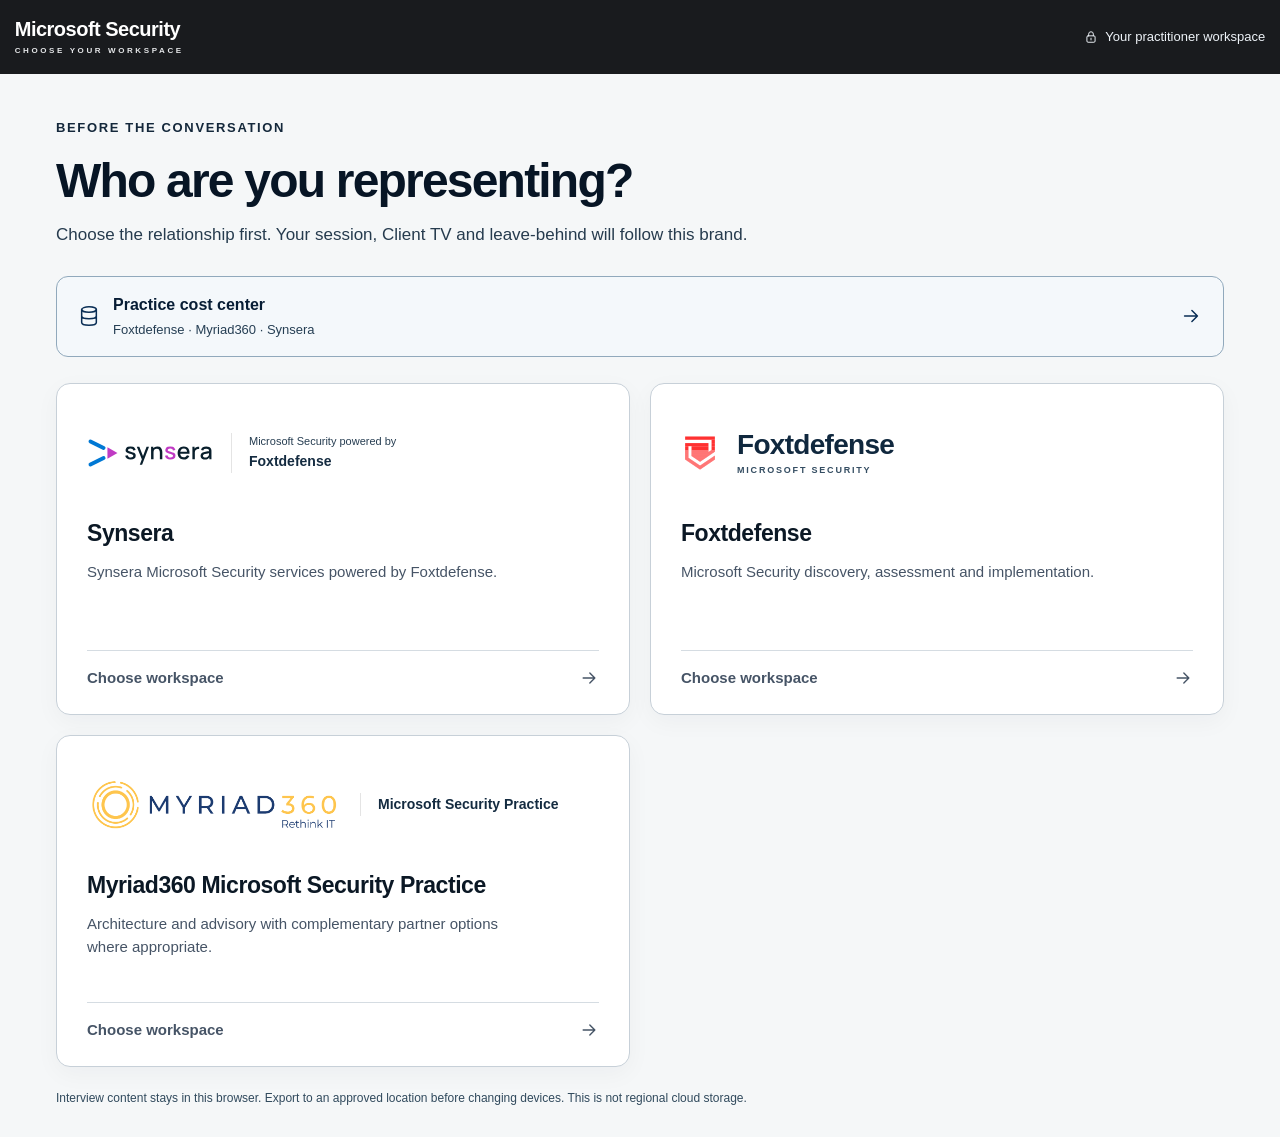
<file: index.html>
<!doctype html>
<html lang="en">
  <head>
    <meta charset="UTF-8" />
    <link rel="icon" type="image/svg+xml" href="/favicon.svg" />
    <meta name="viewport" content="width=device-width, initial-scale=1.0, viewport-fit=cover" />
    <meta
      name="description"
      content="Foxtcon One Discovery Studio: guided Microsoft Security conversations, client readback and professional services scoping."
    />
    <title>Discovery Studio | Foxtcon One</title>
    <script type="module" crossorigin src="/assets/main-nuDMKM2J.js"></script>
    <link rel="modulepreload" crossorigin href="/assets/modulepreload-polyfill-P2Xu9kJm.js">
    <link rel="stylesheet" crossorigin href="/assets/main-BDIS7suA.css">
  </head>
  <body>
    <div id="root"></div>
  </body>
</html>
</file>
